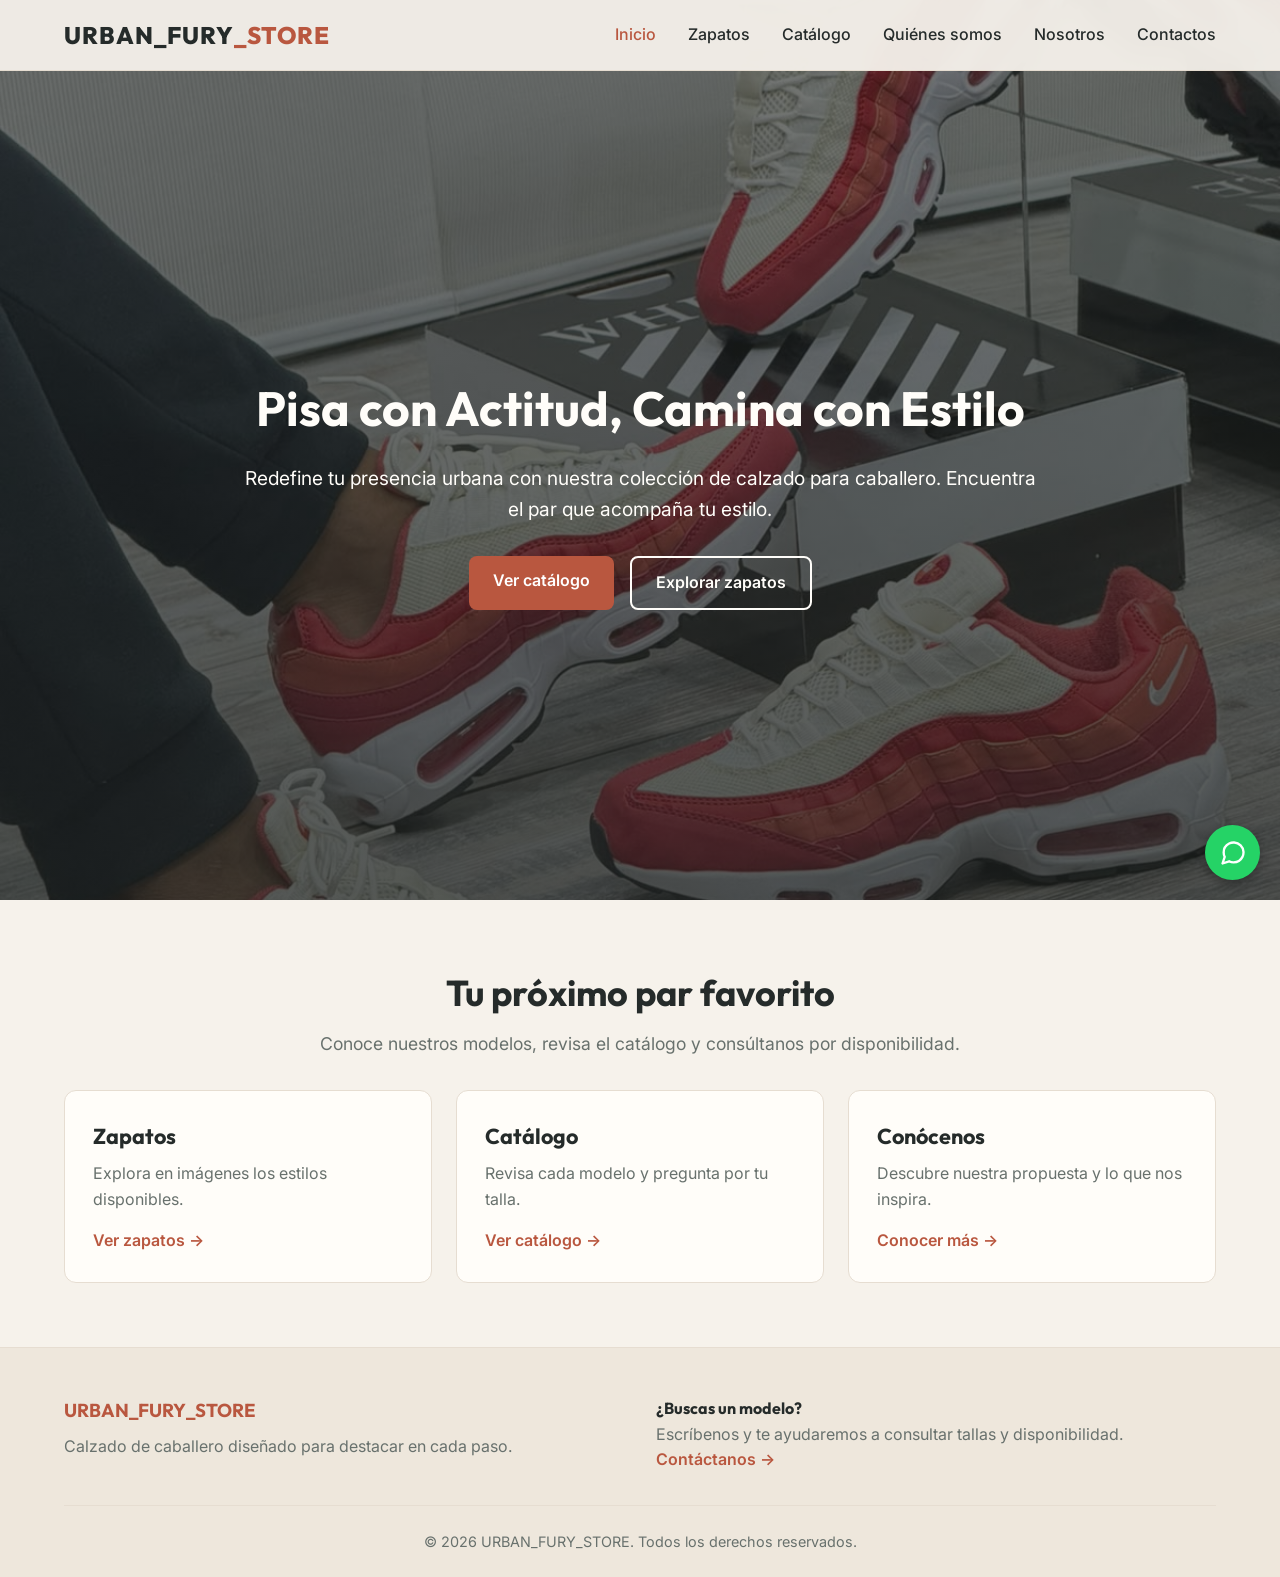
<file: index.html>
<!DOCTYPE html>
<html lang="es">
<head>
    <meta charset="UTF-8">
    <meta name="viewport" content="width=device-width, initial-scale=1.0">
    <title>Inicio | URBAN_FURY_STORE</title>
    <meta name="description" content="Descubre URBAN_FURY_STORE: calzado urbano para caballero, novedades y atención personalizada.">
    <link rel="preconnect" href="https://fonts.googleapis.com">
    <link rel="preconnect" href="https://fonts.gstatic.com" crossorigin>
    <link href="https://fonts.googleapis.com/css2?family=Inter:wght@300;400;500;600&family=Outfit:wght@500;700;800&display=swap" rel="stylesheet">
    <link rel="stylesheet" href="CSS/style.css">
</head>
<body>
    <header class="site-header">
        <div class="container nav-container">
            <a href="index.html" class="logo">URBAN_FURY<span>_STORE</span></a>
            <nav class="main-nav" id="mainNav" aria-label="Navegación principal">
                <ul>
                    <li><a href="index.html" aria-current="page">Inicio</a></li>
                    <li><a href="zapatos.html">Zapatos</a></li>
                    <li><a href="catalogo.html">Catálogo</a></li>
                    <li><a href="quienes-somos.html">Quiénes somos</a></li>
                    <li><a href="nosotros.html">Nosotros</a></li>
                    <li><a href="contacto.html">Contactos</a></li>
                </ul>
            </nav>
            <button class="menu-toggle" id="menuToggle" aria-label="Abrir menú" aria-expanded="false" aria-controls="mainNav">
                <span></span><span></span><span></span>
            </button>
        </div>
    </header>
    <main>
        <section class="hero">
            <div class="container hero-content">
                <h1>Pisa con Actitud, Camina con Estilo</h1>
                <p>Redefine tu presencia urbana con nuestra colección de calzado para caballero. Encuentra el par que acompaña tu estilo.</p>
                <div class="hero-buttons">
                    <a href="catalogo.html" class="btn btn-primary">Ver catálogo</a>
                    <a href="zapatos.html" class="btn btn-outline">Explorar zapatos</a>
                </div>
            </div>
        </section>
        <section class="section">
            <div class="container">
                <div class="section-header">
                    <h2>Tu próximo par favorito</h2>
                    <p>Conoce nuestros modelos, revisa el catálogo y consúltanos por disponibilidad.</p>
                </div>
                <div class="home-links">
                    <a class="home-link-card" href="zapatos.html"><h3>Zapatos</h3><p>Explora en imágenes los estilos disponibles.</p><span>Ver zapatos →</span></a>
                    <a class="home-link-card" href="catalogo.html"><h3>Catálogo</h3><p>Revisa cada modelo y pregunta por tu talla.</p><span>Ver catálogo →</span></a>
                    <a class="home-link-card" href="nosotros.html"><h3>Conócenos</h3><p>Descubre nuestra propuesta y lo que nos inspira.</p><span>Conocer más →</span></a>
                </div>
            </div>
        </section>
    </main>
    <footer class="site-footer">
        <div class="container footer-container">
            <div class="footer-brand"><h3>URBAN_FURY_STORE</h3><p>Calzado de caballero diseñado para destacar en cada paso.</p></div>
            <div class="footer-newsletter"><h4>¿Buscas un modelo?</h4><p>Escríbenos y te ayudaremos a consultar tallas y disponibilidad.</p><a class="text-link" href="contacto.html">Contáctanos →</a></div>
        </div>
        <div class="footer-bottom"><p>&copy; 2026 URBAN_FURY_STORE. Todos los derechos reservados.</p></div>
    </footer>
    <a href="https://wa.me/573227829996?text=Hola,%20deseo%20más%20información%20sobre%20los%20zapatos" class="whatsapp-float" target="_blank" rel="noopener" aria-label="Abrir WhatsApp">
        <svg viewBox="0 0 24 24" width="28" height="28" stroke="currentColor" stroke-width="2" fill="none" stroke-linecap="round" stroke-linejoin="round"><path d="M21 11.5a8.38 8.38 0 0 1-.9 3.8 8.5 8.5 0 0 1-7.6 4.7 8.38 8.38 0 0 1-3.8-.9L3 21l1.9-5.7a8.38 8.38 0 0 1-.9-3.8 8.5 8.5 0 0 1 4.7-7.6 8.38 8.38 0 0 1 3.8-.9h.5a8.48 8.48 0 0 1 8 8v.5z"></path></svg>
    </a>
    <script src="JavaScript/main.js"></script>
</body>
</html>
</file>
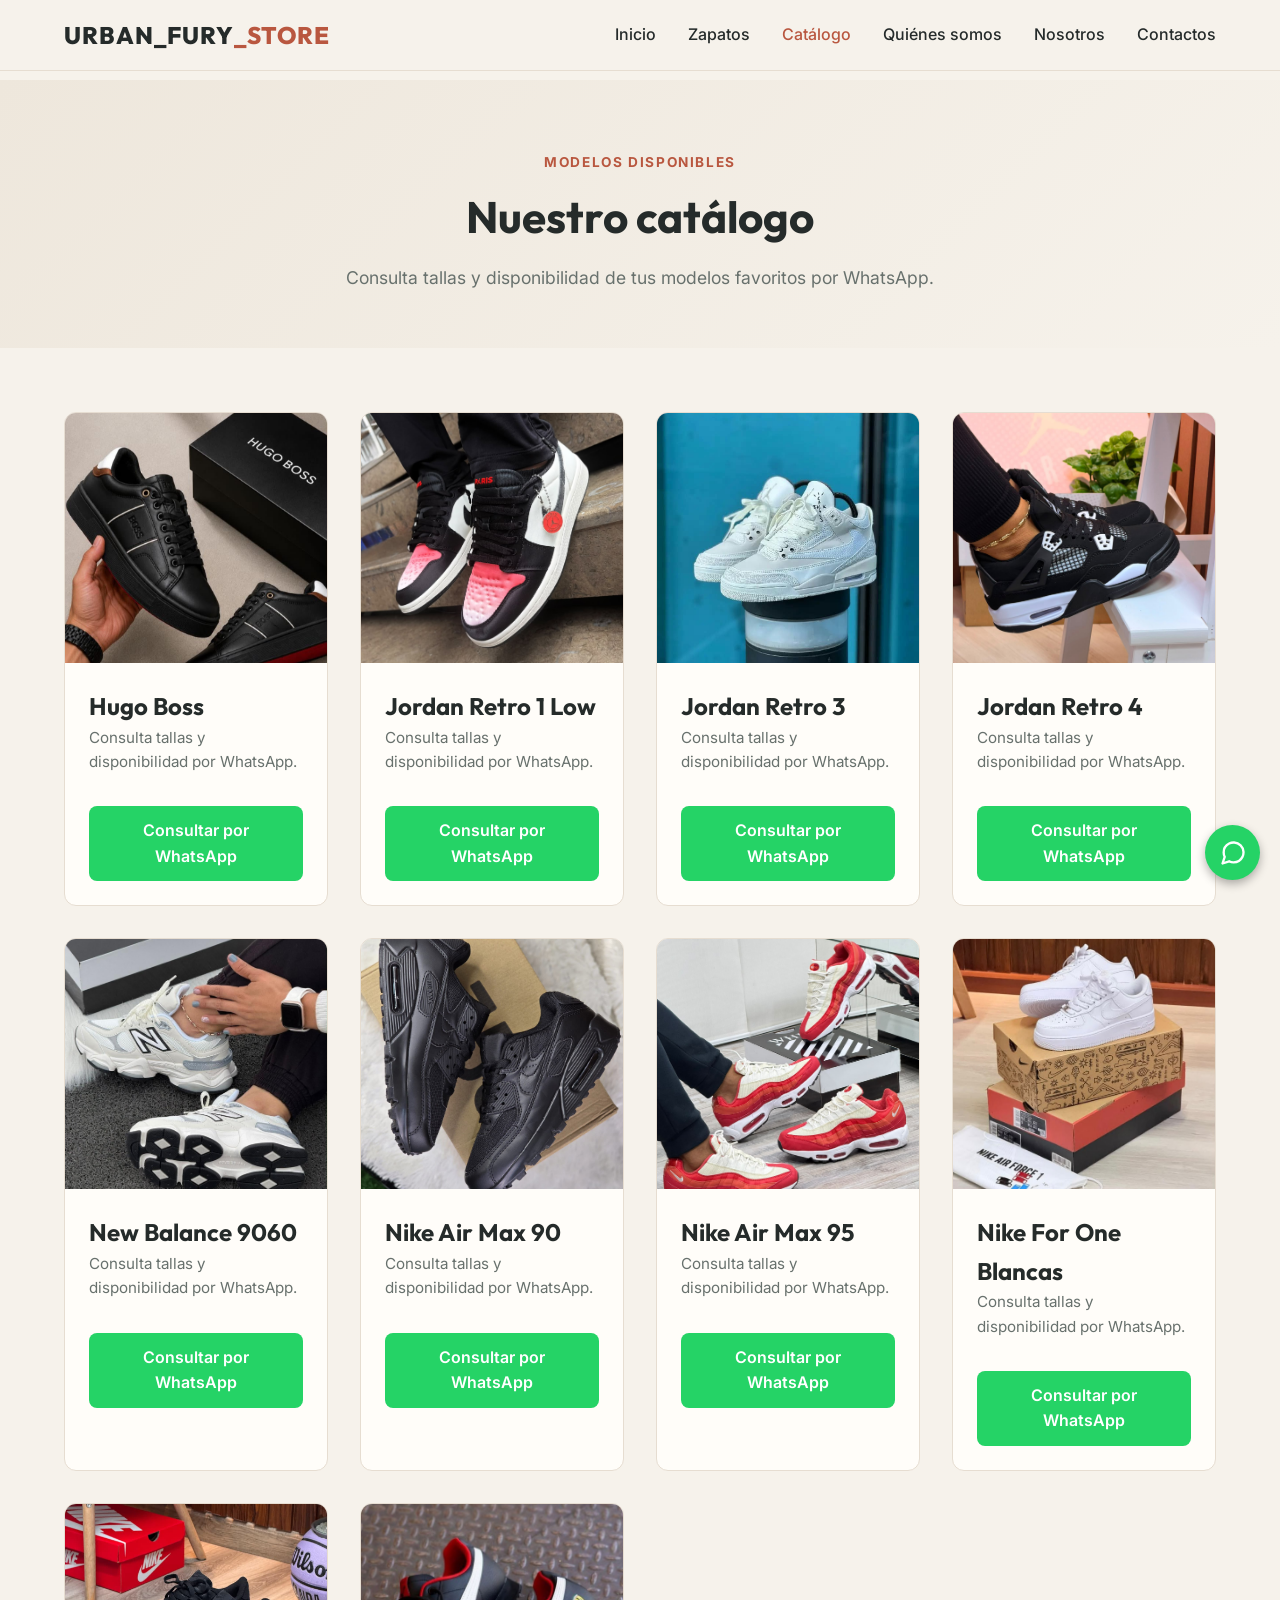
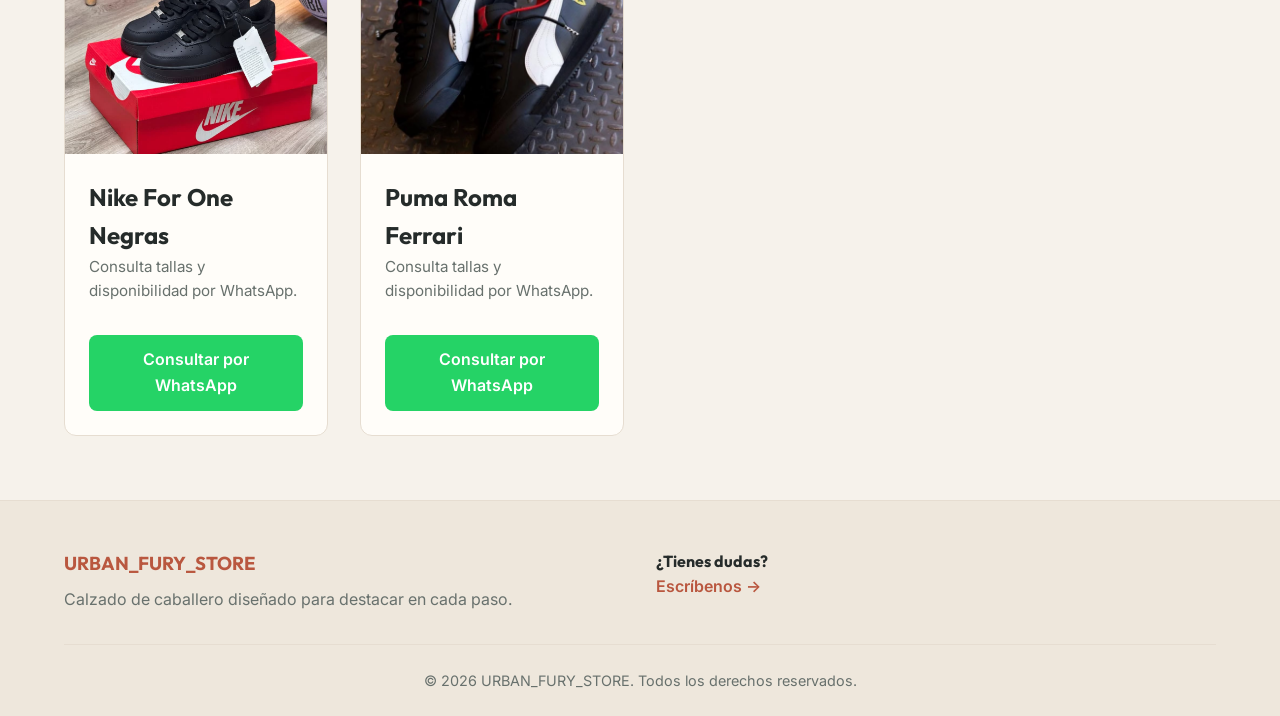
<file: catalogo.html>
<!DOCTYPE html>
<html lang="es">
<head>
    <meta charset="UTF-8"><meta name="viewport" content="width=device-width, initial-scale=1.0">
    <meta name="description" content="Consulta el catálogo de calzado de URBAN_FURY_STORE y pregunta por disponibilidad.">
    <title>Catálogo | URBAN_FURY_STORE</title>
    <link rel="preconnect" href="https://fonts.googleapis.com"><link rel="preconnect" href="https://fonts.gstatic.com" crossorigin>
    <link href="https://fonts.googleapis.com/css2?family=Inter:wght@300;400;500;600&family=Outfit:wght@500;700;800&display=swap" rel="stylesheet">
    <link rel="stylesheet" href="CSS/style.css">
</head>
<body>
    <header class="site-header"><div class="container nav-container">
        <a href="index.html" class="logo">URBAN_FURY<span>_STORE</span></a>
        <nav class="main-nav" id="mainNav" aria-label="Navegación principal"><ul>
            <li><a href="index.html">Inicio</a></li><li><a href="zapatos.html">Zapatos</a></li>
            <li><a href="catalogo.html" aria-current="page">Catálogo</a></li><li><a href="quienes-somos.html">Quiénes somos</a></li>
            <li><a href="nosotros.html">Nosotros</a></li><li><a href="contacto.html">Contactos</a></li>
        </ul></nav>
        <button class="menu-toggle" id="menuToggle" aria-label="Abrir menú" aria-expanded="false" aria-controls="mainNav"><span></span><span></span><span></span></button>
    </div></header>
    <main class="subpage-main">
        <section class="page-heading"><div class="container"><p class="eyebrow">Modelos disponibles</p><h1>Nuestro catálogo</h1><p>Consulta tallas y disponibilidad de tus modelos favoritos por WhatsApp.</p></div></section>
        <section class="section"><div class="container products-grid">
            <article class="product-card"><div class="product-image"><img src="IMG/HUGO BOSS.jpeg" alt="Hugo Boss" loading="lazy"></div><div class="product-info"><h2>Hugo Boss</h2><p class="desc">Consulta tallas y disponibilidad por WhatsApp.</p><a href="https://wa.me/573227829996?text=Hola,%20estoy%20interesado%20en%20Hugo%20Boss" target="_blank" rel="noopener" class="btn btn-whatsapp">Consultar por WhatsApp</a></div></article>
            <article class="product-card"><div class="product-image"><img src="IMG/JORDAN RETRO 1 LOW.jpeg" alt="Jordan Retro 1 Low" loading="lazy"></div><div class="product-info"><h2>Jordan Retro 1 Low</h2><p class="desc">Consulta tallas y disponibilidad por WhatsApp.</p><a href="https://wa.me/573227829996?text=Hola,%20estoy%20interesado%20en%20Jordan%20Retro%201%20Low" target="_blank" rel="noopener" class="btn btn-whatsapp">Consultar por WhatsApp</a></div></article>
            <article class="product-card"><div class="product-image"><img src="IMG/JORDAN RETRO 3.jpeg" alt="Jordan Retro 3" loading="lazy"></div><div class="product-info"><h2>Jordan Retro 3</h2><p class="desc">Consulta tallas y disponibilidad por WhatsApp.</p><a href="https://wa.me/573227829996?text=Hola,%20estoy%20interesado%20en%20Jordan%20Retro%203" target="_blank" rel="noopener" class="btn btn-whatsapp">Consultar por WhatsApp</a></div></article>
            <article class="product-card"><div class="product-image"><img src="IMG/JORDAN RETRO 4.jpeg" alt="Jordan Retro 4" loading="lazy"></div><div class="product-info"><h2>Jordan Retro 4</h2><p class="desc">Consulta tallas y disponibilidad por WhatsApp.</p><a href="https://wa.me/573227829996?text=Hola,%20estoy%20interesado%20en%20Jordan%20Retro%204" target="_blank" rel="noopener" class="btn btn-whatsapp">Consultar por WhatsApp</a></div></article>
            <article class="product-card"><div class="product-image"><img src="IMG/NEW BALANCE 9060.jpeg" alt="New Balance 9060" loading="lazy"></div><div class="product-info"><h2>New Balance 9060</h2><p class="desc">Consulta tallas y disponibilidad por WhatsApp.</p><a href="https://wa.me/573227829996?text=Hola,%20estoy%20interesado%20en%20New%20Balance%209060" target="_blank" rel="noopener" class="btn btn-whatsapp">Consultar por WhatsApp</a></div></article>
            <article class="product-card"><div class="product-image"><img src="IMG/NIKE AIR MAX 90.jpeg" alt="Nike Air Max 90" loading="lazy"></div><div class="product-info"><h2>Nike Air Max 90</h2><p class="desc">Consulta tallas y disponibilidad por WhatsApp.</p><a href="https://wa.me/573227829996?text=Hola,%20estoy%20interesado%20en%20Nike%20Air%20Max%2090" target="_blank" rel="noopener" class="btn btn-whatsapp">Consultar por WhatsApp</a></div></article>
            <article class="product-card"><div class="product-image"><img src="IMG/NIKE AIR MAX 95.jpeg" alt="Nike Air Max 95" loading="lazy"></div><div class="product-info"><h2>Nike Air Max 95</h2><p class="desc">Consulta tallas y disponibilidad por WhatsApp.</p><a href="https://wa.me/573227829996?text=Hola,%20estoy%20interesado%20en%20Nike%20Air%20Max%2095" target="_blank" rel="noopener" class="btn btn-whatsapp">Consultar por WhatsApp</a></div></article>
            <article class="product-card"><div class="product-image"><img src="IMG/NIKE FOR ONE BLANCAS.jpeg" alt="Nike For One Blancas" loading="lazy"></div><div class="product-info"><h2>Nike For One Blancas</h2><p class="desc">Consulta tallas y disponibilidad por WhatsApp.</p><a href="https://wa.me/573227829996?text=Hola,%20estoy%20interesado%20en%20Nike%20For%20One%20Blancas" target="_blank" rel="noopener" class="btn btn-whatsapp">Consultar por WhatsApp</a></div></article>
            <article class="product-card"><div class="product-image"><img src="IMG/NIKE FOR ONE NEGRAS.jpeg" alt="Nike For One Negras" loading="lazy"></div><div class="product-info"><h2>Nike For One Negras</h2><p class="desc">Consulta tallas y disponibilidad por WhatsApp.</p><a href="https://wa.me/573227829996?text=Hola,%20estoy%20interesado%20en%20Nike%20For%20One%20Negras" target="_blank" rel="noopener" class="btn btn-whatsapp">Consultar por WhatsApp</a></div></article>
            <article class="product-card"><div class="product-image"><img src="IMG/PUMA ROMA FERRARI.jpeg" alt="Puma Roma Ferrari" loading="lazy"></div><div class="product-info"><h2>Puma Roma Ferrari</h2><p class="desc">Consulta tallas y disponibilidad por WhatsApp.</p><a href="https://wa.me/573227829996?text=Hola,%20estoy%20interesado%20en%20Puma%20Roma%20Ferrari" target="_blank" rel="noopener" class="btn btn-whatsapp">Consultar por WhatsApp</a></div></article>
        </div></section>
    </main>
    <footer class="site-footer"><div class="container footer-container"><div class="footer-brand"><h3>URBAN_FURY_STORE</h3><p>Calzado de caballero diseñado para destacar en cada paso.</p></div><div class="footer-newsletter"><h4>¿Tienes dudas?</h4><a class="text-link" href="contacto.html">Escríbenos →</a></div></div><div class="footer-bottom"><p>&copy; 2026 URBAN_FURY_STORE. Todos los derechos reservados.</p></div></footer>
    <a href="https://wa.me/573227829996?text=Hola,%20quiero%20consultar%20sobre%20el%20catálogo" class="whatsapp-float" target="_blank" rel="noopener" aria-label="Abrir WhatsApp"><svg viewBox="0 0 24 24" width="28" height="28" stroke="currentColor" stroke-width="2" fill="none" stroke-linecap="round" stroke-linejoin="round"><path d="M21 11.5a8.38 8.38 0 0 1-.9 3.8 8.5 8.5 0 0 1-7.6 4.7 8.38 8.38 0 0 1-3.8-.9L3 21l1.9-5.7a8.38 8.38 0 0 1-.9-3.8 8.5 8.5 0 0 1 4.7-7.6 8.38 8.38 0 0 1 3.8-.9h.5a8.48 8.48 0 0 1 8 8v.5z"></path></svg></a>
    <script src="JavaScript/main.js"></script>
</body>
</html>
</file>
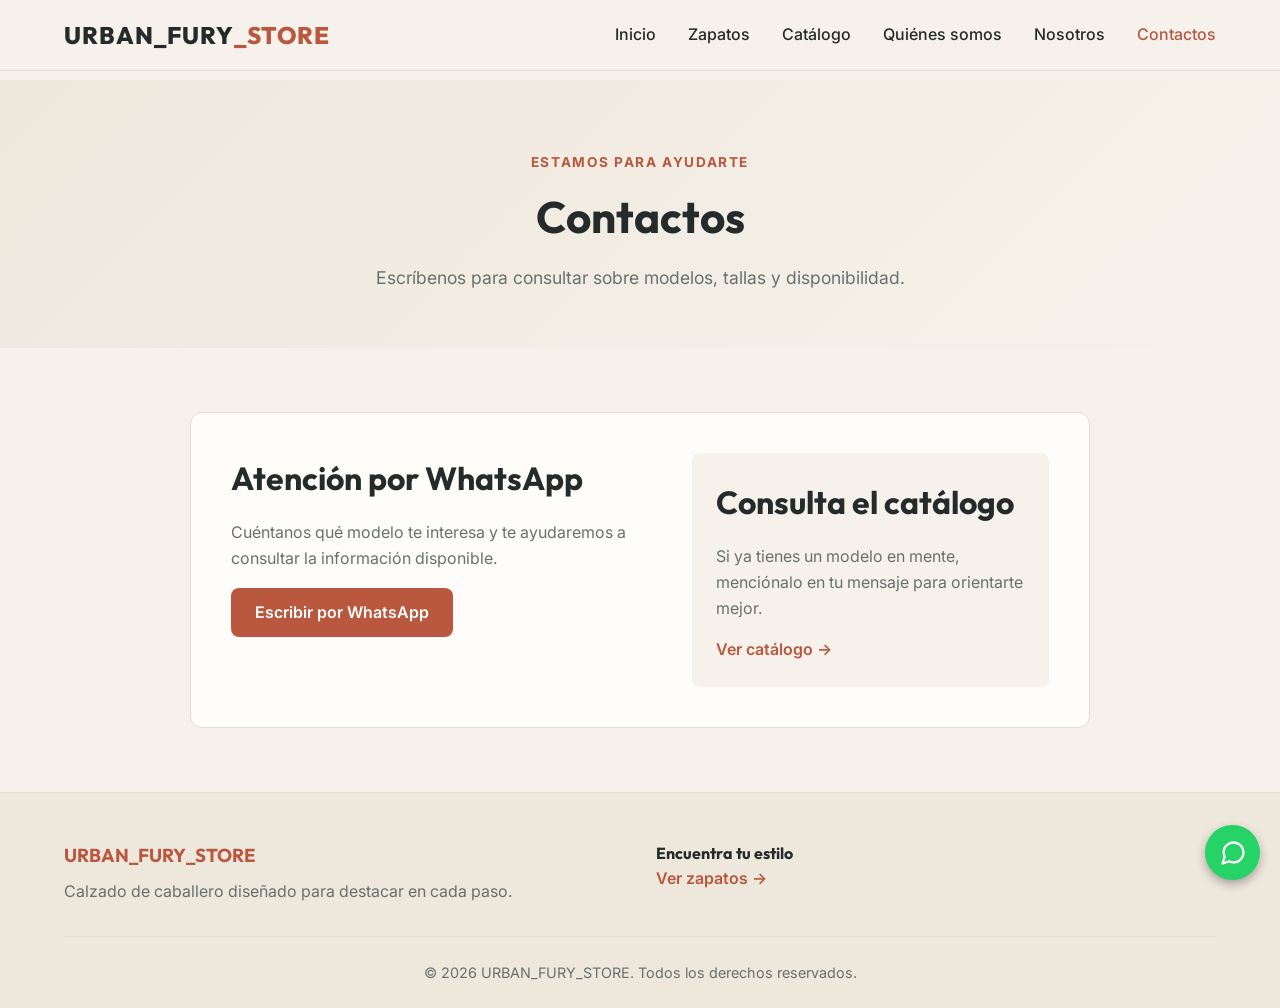
<file: contacto.html>
<!DOCTYPE html>
<html lang="es">
<head>
    <meta charset="UTF-8"><meta name="viewport" content="width=device-width, initial-scale=1.0">
    <meta name="description" content="Contacta con URBAN_FURY_STORE para consultar modelos, tallas y disponibilidad.">
    <title>Contactos | URBAN_FURY_STORE</title>
    <link rel="preconnect" href="https://fonts.googleapis.com"><link rel="preconnect" href="https://fonts.gstatic.com" crossorigin>
    <link href="https://fonts.googleapis.com/css2?family=Inter:wght@300;400;500;600&family=Outfit:wght@500;700;800&display=swap" rel="stylesheet">
    <link rel="stylesheet" href="CSS/style.css">
</head>
<body>
    <header class="site-header"><div class="container nav-container">
        <a href="index.html" class="logo">URBAN_FURY<span>_STORE</span></a>
        <nav class="main-nav" id="mainNav" aria-label="Navegación principal"><ul>
            <li><a href="index.html">Inicio</a></li><li><a href="zapatos.html">Zapatos</a></li><li><a href="catalogo.html">Catálogo</a></li>
            <li><a href="quienes-somos.html">Quiénes somos</a></li><li><a href="nosotros.html">Nosotros</a></li><li><a href="contacto.html" aria-current="page">Contactos</a></li>
        </ul></nav>
        <button class="menu-toggle" id="menuToggle" aria-label="Abrir menú" aria-expanded="false" aria-controls="mainNav"><span></span><span></span><span></span></button>
    </div></header>
    <main class="subpage-main">
        <section class="page-heading"><div class="container"><p class="eyebrow">Estamos para ayudarte</p><h1>Contactos</h1><p>Escríbenos para consultar sobre modelos, tallas y disponibilidad.</p></div></section>
        <section class="section"><div class="container contact-panel">
            <div class="contact-copy"><h2>Atención por WhatsApp</h2><p>Cuéntanos qué modelo te interesa y te ayudaremos a consultar la información disponible.</p><a class="btn btn-primary" href="https://wa.me/573227829996?text=Hola,%20quiero%20consultar%20sobre%20el%20catálogo%20de%20URBAN_FURY_STORE" target="_blank" rel="noopener">Escribir por WhatsApp</a></div>
            <div class="contact-detail"><h2>Consulta el catálogo</h2><p>Si ya tienes un modelo en mente, menciónalo en tu mensaje para orientarte mejor.</p><a class="text-link" href="catalogo.html">Ver catálogo →</a></div>
        </div></section>
    </main>
    <footer class="site-footer"><div class="container footer-container"><div class="footer-brand"><h3>URBAN_FURY_STORE</h3><p>Calzado de caballero diseñado para destacar en cada paso.</p></div><div class="footer-newsletter"><h4>Encuentra tu estilo</h4><a class="text-link" href="zapatos.html">Ver zapatos →</a></div></div><div class="footer-bottom"><p>&copy; 2026 URBAN_FURY_STORE. Todos los derechos reservados.</p></div></footer>
    <a href="https://wa.me/573227829996?text=Hola,%20quiero%20consultar%20sobre%20el%20catálogo%20de%20URBAN_FURY_STORE" class="whatsapp-float" target="_blank" rel="noopener" aria-label="Abrir WhatsApp"><svg viewBox="0 0 24 24" width="28" height="28" stroke="currentColor" stroke-width="2" fill="none" stroke-linecap="round" stroke-linejoin="round"><path d="M21 11.5a8.38 8.38 0 0 1-.9 3.8 8.5 8.5 0 0 1-7.6 4.7 8.38 8.38 0 0 1-3.8-.9L3 21l1.9-5.7a8.38 8.38 0 0 1-.9-3.8 8.5 8.5 0 0 1 4.7-7.6 8.38 8.38 0 0 1 3.8-.9h.5a8.48 8.48 0 0 1 8 8v.5z"></path></svg></a>
    <script src="JavaScript/main.js"></script>
</body>
</html>
</file>
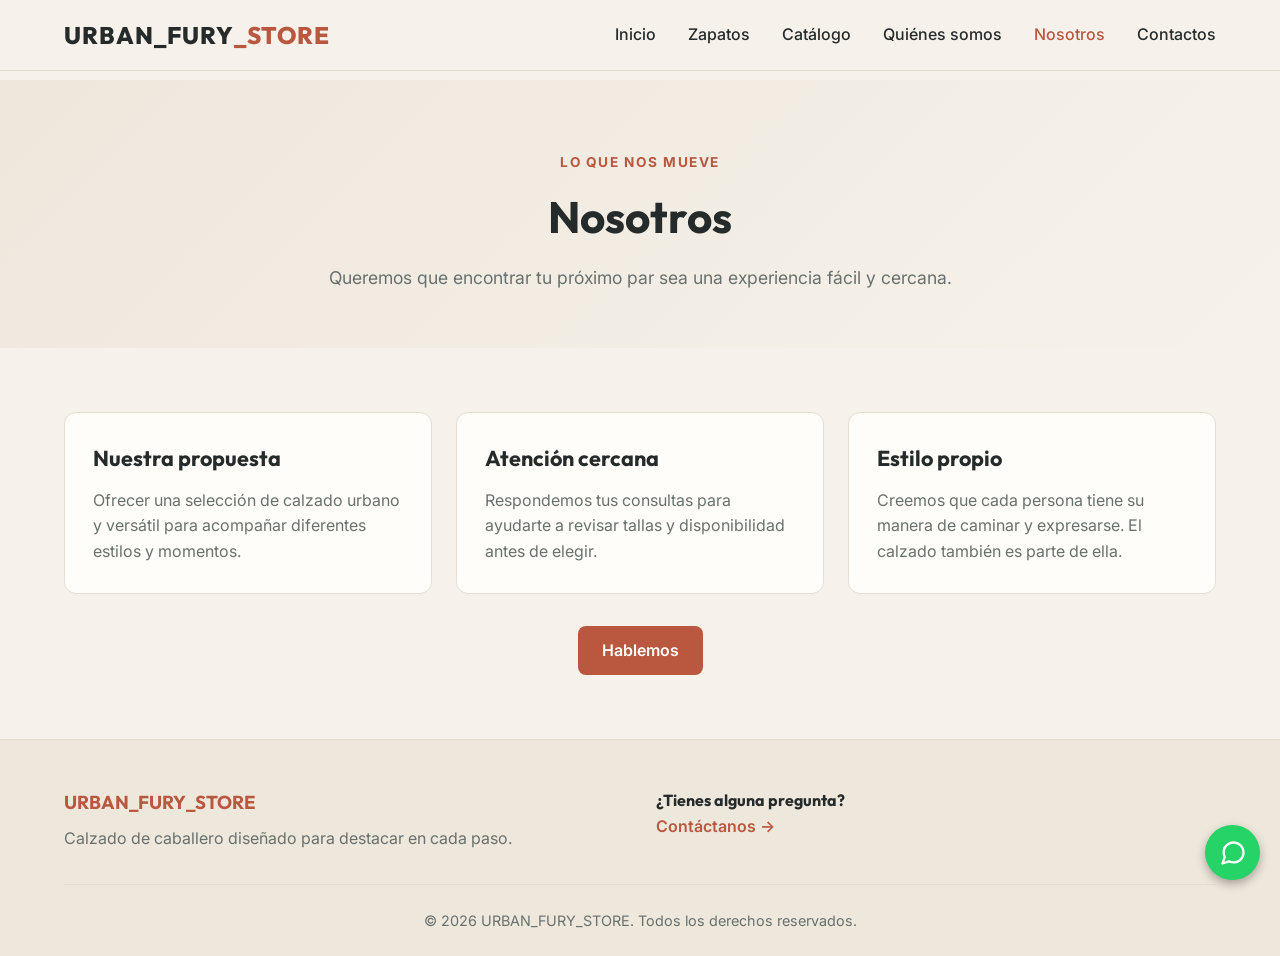
<file: nosotros.html>
<!DOCTYPE html>
<html lang="es">
<head>
    <meta charset="UTF-8"><meta name="viewport" content="width=device-width, initial-scale=1.0">
    <meta name="description" content="Conoce la propuesta, el compromiso y la atención de URBAN_FURY_STORE.">
    <title>Nosotros | URBAN_FURY_STORE</title>
    <link rel="preconnect" href="https://fonts.googleapis.com"><link rel="preconnect" href="https://fonts.gstatic.com" crossorigin>
    <link href="https://fonts.googleapis.com/css2?family=Inter:wght@300;400;500;600&family=Outfit:wght@500;700;800&display=swap" rel="stylesheet">
    <link rel="stylesheet" href="CSS/style.css">
</head>
<body>
    <header class="site-header"><div class="container nav-container">
        <a href="index.html" class="logo">URBAN_FURY<span>_STORE</span></a>
        <nav class="main-nav" id="mainNav" aria-label="Navegación principal"><ul>
            <li><a href="index.html">Inicio</a></li><li><a href="zapatos.html">Zapatos</a></li><li><a href="catalogo.html">Catálogo</a></li>
            <li><a href="quienes-somos.html">Quiénes somos</a></li><li><a href="nosotros.html" aria-current="page">Nosotros</a></li><li><a href="contacto.html">Contactos</a></li>
        </ul></nav>
        <button class="menu-toggle" id="menuToggle" aria-label="Abrir menú" aria-expanded="false" aria-controls="mainNav"><span></span><span></span><span></span></button>
    </div></header>
    <main class="subpage-main">
        <section class="page-heading"><div class="container"><p class="eyebrow">Lo que nos mueve</p><h1>Nosotros</h1><p>Queremos que encontrar tu próximo par sea una experiencia fácil y cercana.</p></div></section>
        <section class="section"><div class="container">
            <div class="values-grid">
                <article class="value-card"><h2>Nuestra propuesta</h2><p>Ofrecer una selección de calzado urbano y versátil para acompañar diferentes estilos y momentos.</p></article>
                <article class="value-card"><h2>Atención cercana</h2><p>Respondemos tus consultas para ayudarte a revisar tallas y disponibilidad antes de elegir.</p></article>
                <article class="value-card"><h2>Estilo propio</h2><p>Creemos que cada persona tiene su manera de caminar y expresarse. El calzado también es parte de ella.</p></article>
            </div>
            <div class="page-cta"><a class="btn btn-primary" href="contacto.html">Hablemos</a></div>
        </div></section>
    </main>
    <footer class="site-footer"><div class="container footer-container"><div class="footer-brand"><h3>URBAN_FURY_STORE</h3><p>Calzado de caballero diseñado para destacar en cada paso.</p></div><div class="footer-newsletter"><h4>¿Tienes alguna pregunta?</h4><a class="text-link" href="contacto.html">Contáctanos →</a></div></div><div class="footer-bottom"><p>&copy; 2026 URBAN_FURY_STORE. Todos los derechos reservados.</p></div></footer>
    <a href="https://wa.me/573227829996?text=Hola,%20quiero%20conocer%20más%20sobre%20URBAN_FURY_STORE" class="whatsapp-float" target="_blank" rel="noopener" aria-label="Abrir WhatsApp"><svg viewBox="0 0 24 24" width="28" height="28" stroke="currentColor" stroke-width="2" fill="none" stroke-linecap="round" stroke-linejoin="round"><path d="M21 11.5a8.38 8.38 0 0 1-.9 3.8 8.5 8.5 0 0 1-7.6 4.7 8.38 8.38 0 0 1-3.8-.9L3 21l1.9-5.7a8.38 8.38 0 0 1-.9-3.8 8.5 8.5 0 0 1 4.7-7.6 8.38 8.38 0 0 1 3.8-.9h.5a8.48 8.48 0 0 1 8 8v.5z"></path></svg></a>
    <script src="JavaScript/main.js"></script>
</body>
</html>
</file>
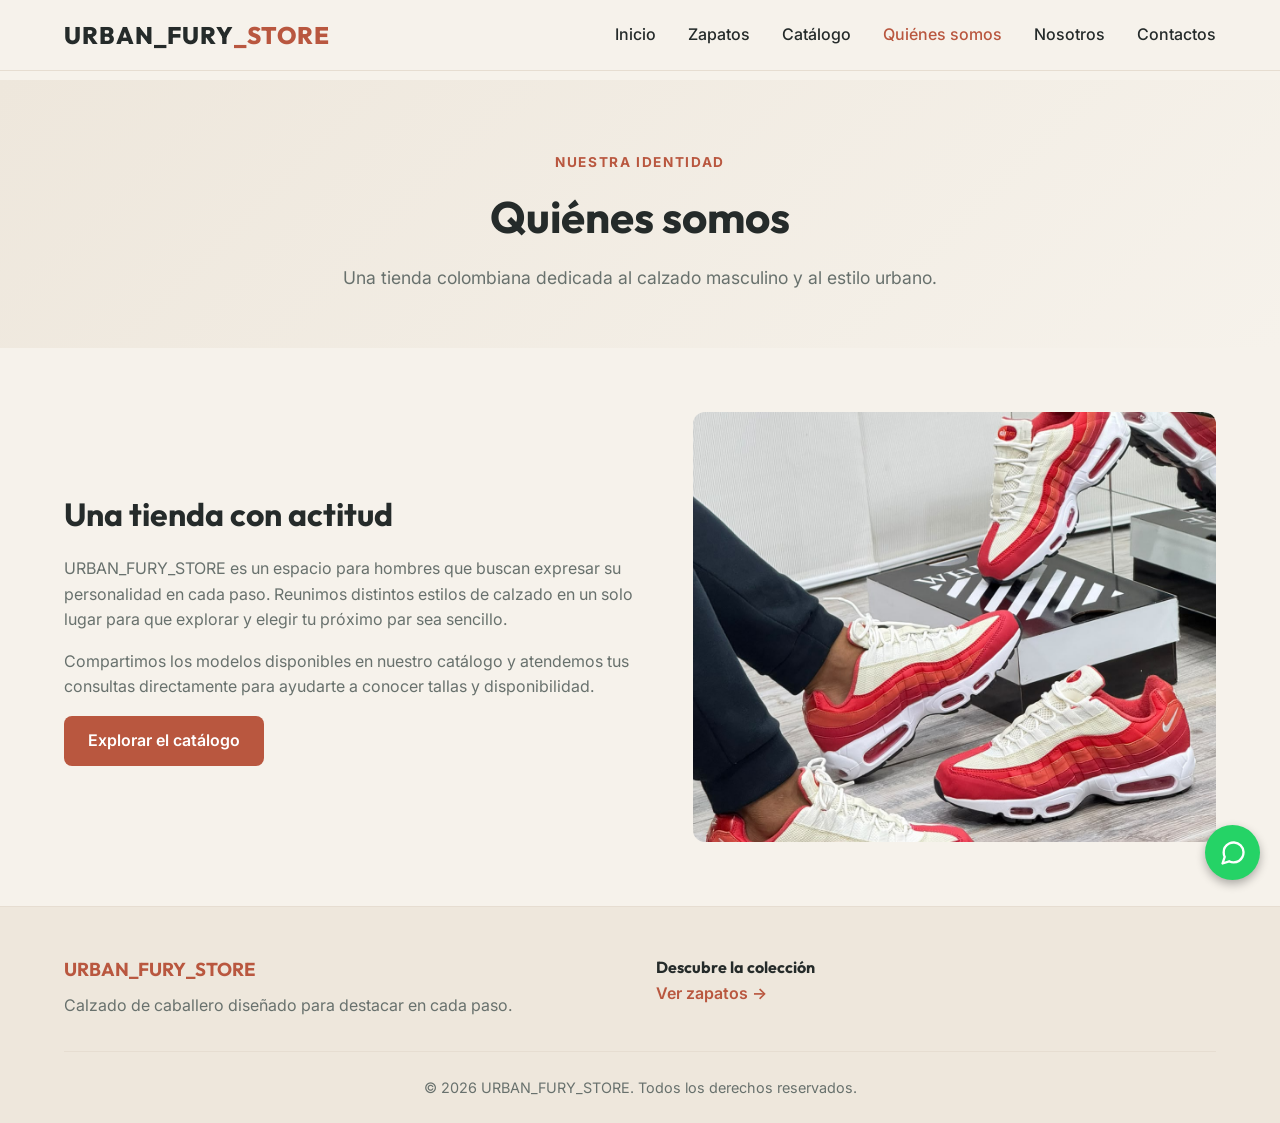
<file: quienes-somos.html>
<!DOCTYPE html>
<html lang="es">
<head>
    <meta charset="UTF-8"><meta name="viewport" content="width=device-width, initial-scale=1.0">
    <meta name="description" content="Conoce la identidad y la historia de URBAN_FURY_STORE.">
    <title>Quiénes somos | URBAN_FURY_STORE</title>
    <link rel="preconnect" href="https://fonts.googleapis.com"><link rel="preconnect" href="https://fonts.gstatic.com" crossorigin>
    <link href="https://fonts.googleapis.com/css2?family=Inter:wght@300;400;500;600&family=Outfit:wght@500;700;800&display=swap" rel="stylesheet">
    <link rel="stylesheet" href="CSS/style.css">
</head>
<body>
    <header class="site-header"><div class="container nav-container">
        <a href="index.html" class="logo">URBAN_FURY<span>_STORE</span></a>
        <nav class="main-nav" id="mainNav" aria-label="Navegación principal"><ul>
            <li><a href="index.html">Inicio</a></li><li><a href="zapatos.html">Zapatos</a></li><li><a href="catalogo.html">Catálogo</a></li>
            <li><a href="quienes-somos.html" aria-current="page">Quiénes somos</a></li><li><a href="nosotros.html">Nosotros</a></li><li><a href="contacto.html">Contactos</a></li>
        </ul></nav>
        <button class="menu-toggle" id="menuToggle" aria-label="Abrir menú" aria-expanded="false" aria-controls="mainNav"><span></span><span></span><span></span></button>
    </div></header>
    <main class="subpage-main">
        <section class="page-heading"><div class="container"><p class="eyebrow">Nuestra identidad</p><h1>Quiénes somos</h1><p>Una tienda colombiana dedicada al calzado masculino y al estilo urbano.</p></div></section>
        <section class="section"><div class="container story-layout">
            <div class="story-copy"><h2>Una tienda con actitud</h2><p>URBAN_FURY_STORE es un espacio para hombres que buscan expresar su personalidad en cada paso. Reunimos distintos estilos de calzado en un solo lugar para que explorar y elegir tu próximo par sea sencillo.</p><p>Compartimos los modelos disponibles en nuestro catálogo y atendemos tus consultas directamente para ayudarte a conocer tallas y disponibilidad.</p><a class="btn btn-primary" href="catalogo.html">Explorar el catálogo</a></div>
            <img class="story-image" src="IMG/NIKE AIR MAX 95.jpeg" alt="Un modelo de estilo urbano de nuestra colección" loading="lazy">
        </div></section>
    </main>
    <footer class="site-footer"><div class="container footer-container"><div class="footer-brand"><h3>URBAN_FURY_STORE</h3><p>Calzado de caballero diseñado para destacar en cada paso.</p></div><div class="footer-newsletter"><h4>Descubre la colección</h4><a class="text-link" href="zapatos.html">Ver zapatos →</a></div></div><div class="footer-bottom"><p>&copy; 2026 URBAN_FURY_STORE. Todos los derechos reservados.</p></div></footer>
    <a href="https://wa.me/573227829996?text=Hola,%20quiero%20conocer%20más%20sobre%20URBAN_FURY_STORE" class="whatsapp-float" target="_blank" rel="noopener" aria-label="Abrir WhatsApp"><svg viewBox="0 0 24 24" width="28" height="28" stroke="currentColor" stroke-width="2" fill="none" stroke-linecap="round" stroke-linejoin="round"><path d="M21 11.5a8.38 8.38 0 0 1-.9 3.8 8.5 8.5 0 0 1-7.6 4.7 8.38 8.38 0 0 1-3.8-.9L3 21l1.9-5.7a8.38 8.38 0 0 1-.9-3.8 8.5 8.5 0 0 1 4.7-7.6 8.38 8.38 0 0 1 3.8-.9h.5a8.48 8.48 0 0 1 8 8v.5z"></path></svg></a>
    <script src="JavaScript/main.js"></script>
</body>
</html>
</file>
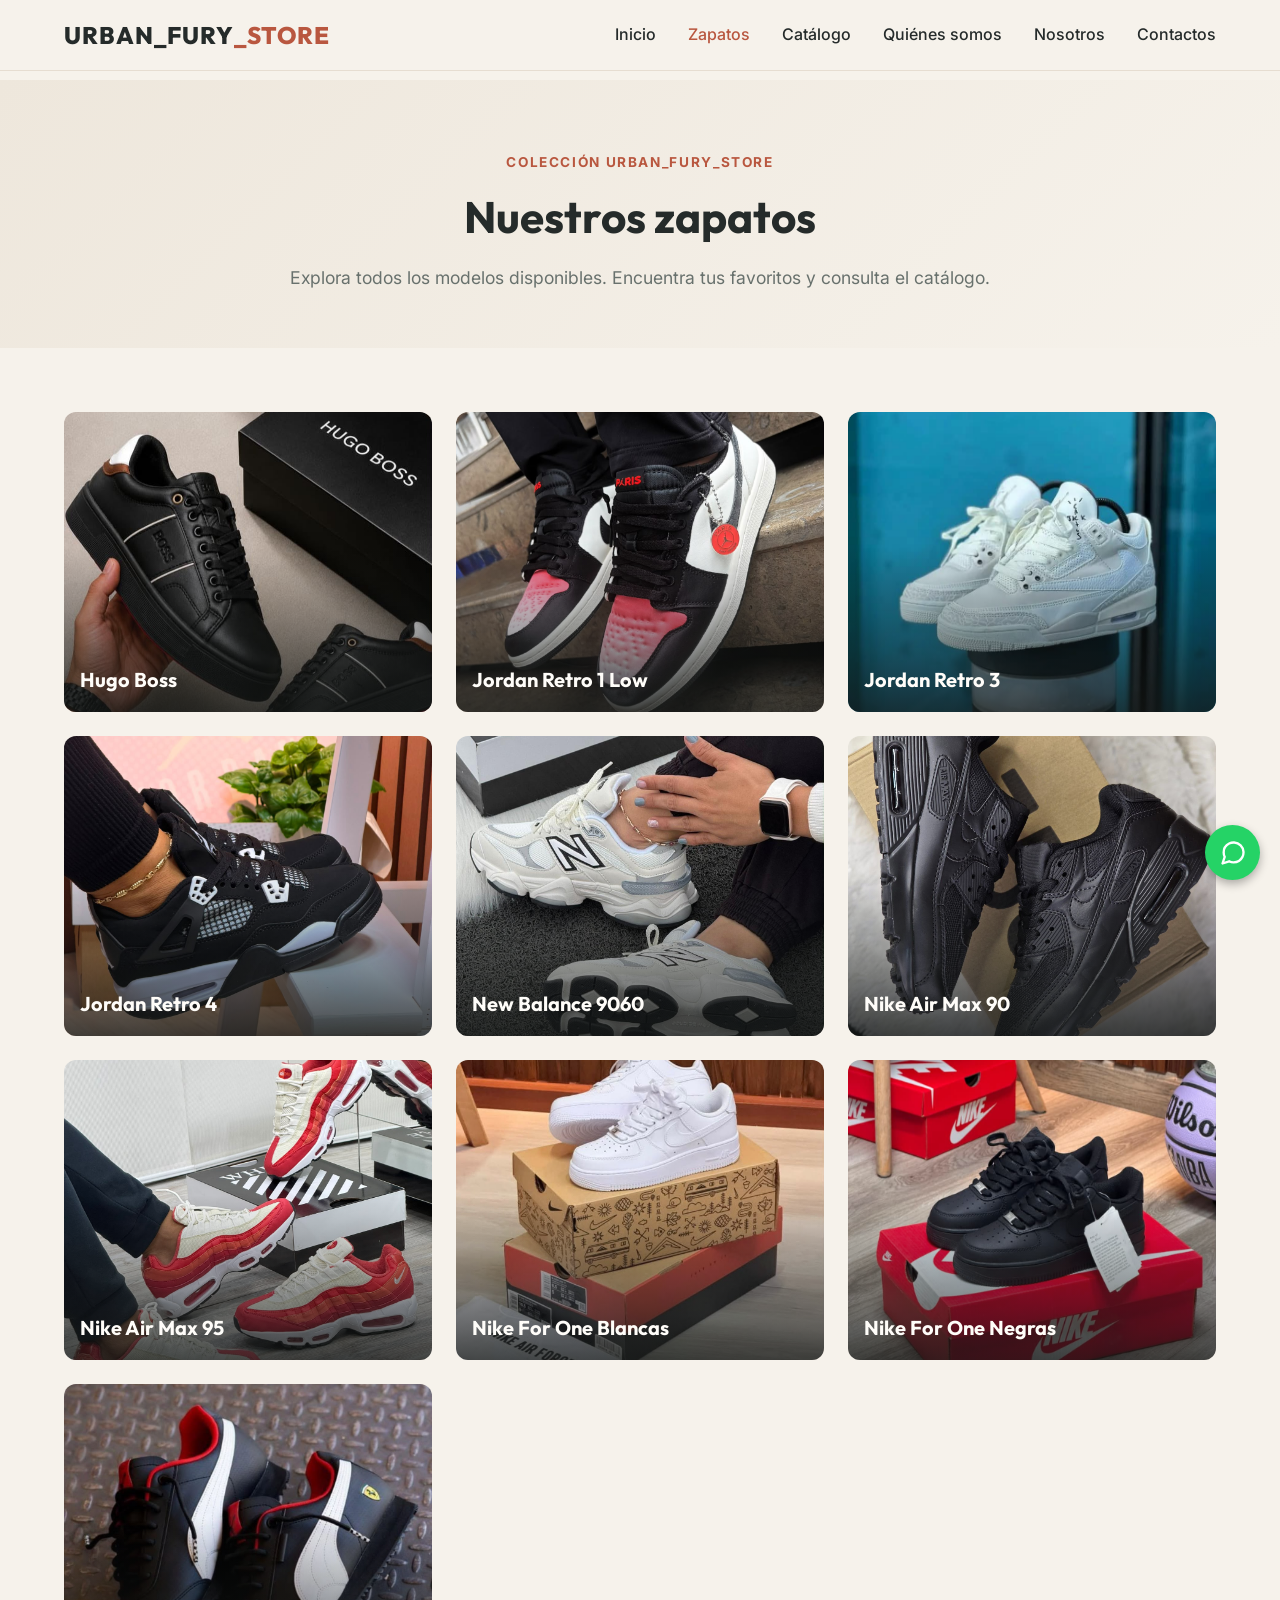
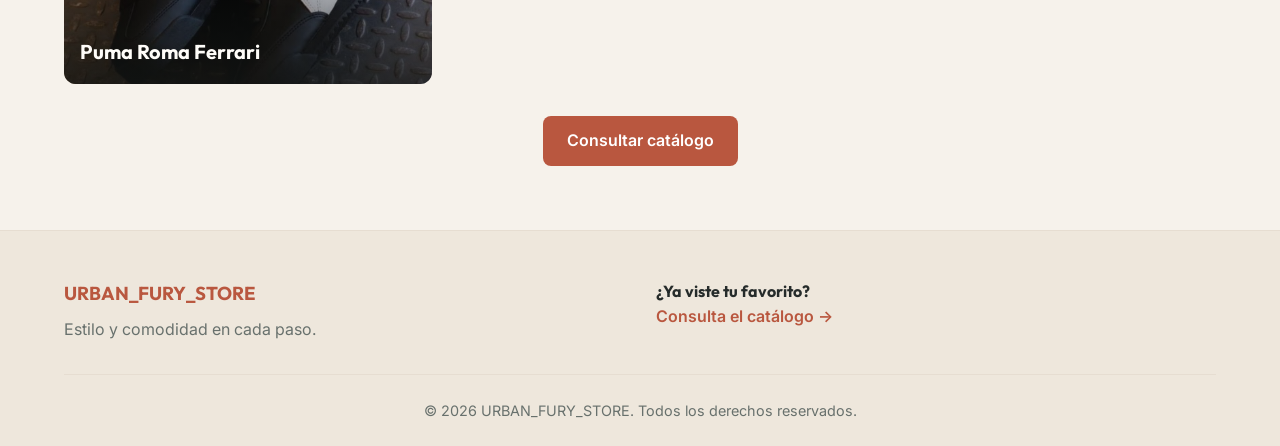
<file: zapatos.html>
<!DOCTYPE html>
<html lang="es">
<head>
    <meta charset="UTF-8"><meta name="viewport" content="width=device-width, initial-scale=1.0">
    <meta name="description" content="Mira en imágenes los zapatos disponibles en URBAN_FURY_STORE.">
    <title>Zapatos | URBAN_FURY_STORE</title>
    <link rel="preconnect" href="https://fonts.googleapis.com"><link rel="preconnect" href="https://fonts.gstatic.com" crossorigin>
    <link href="https://fonts.googleapis.com/css2?family=Inter:wght@300;400;500;600&family=Outfit:wght@500;700;800&display=swap" rel="stylesheet">
    <link rel="stylesheet" href="CSS/style.css">
</head>
<body>
    <header class="site-header"><div class="container nav-container">
        <a href="index.html" class="logo">URBAN_FURY<span>_STORE</span></a>
        <nav class="main-nav" id="mainNav" aria-label="Navegación principal"><ul>
            <li><a href="index.html">Inicio</a></li><li><a href="zapatos.html" aria-current="page">Zapatos</a></li>
            <li><a href="catalogo.html">Catálogo</a></li><li><a href="quienes-somos.html">Quiénes somos</a></li>
            <li><a href="nosotros.html">Nosotros</a></li><li><a href="contacto.html">Contactos</a></li>
        </ul></nav>
        <button class="menu-toggle" id="menuToggle" aria-label="Abrir menú" aria-expanded="false" aria-controls="mainNav"><span></span><span></span><span></span></button>
    </div></header>
    <main class="subpage-main">
        <section class="page-heading"><div class="container"><p class="eyebrow">Colección URBAN_FURY_STORE</p><h1>Nuestros zapatos</h1><p>Explora todos los modelos disponibles. Encuentra tus favoritos y consulta el catálogo.</p></div></section>
        <section class="section"><div class="container">
            <div class="gallery-grid">
                <a class="gallery-item" href="catalogo.html" aria-label="Hugo Boss, ver catálogo"><img src="IMG/HUGO BOSS.jpeg" alt="Hugo Boss" loading="lazy"><span>Hugo Boss</span></a>
                <a class="gallery-item" href="catalogo.html" aria-label="Jordan Retro 1 Low, ver catálogo"><img src="IMG/JORDAN RETRO 1 LOW.jpeg" alt="Jordan Retro 1 Low" loading="lazy"><span>Jordan Retro 1 Low</span></a>
                <a class="gallery-item" href="catalogo.html" aria-label="Jordan Retro 3, ver catálogo"><img src="IMG/JORDAN RETRO 3.jpeg" alt="Jordan Retro 3" loading="lazy"><span>Jordan Retro 3</span></a>
                <a class="gallery-item" href="catalogo.html" aria-label="Jordan Retro 4, ver catálogo"><img src="IMG/JORDAN RETRO 4.jpeg" alt="Jordan Retro 4" loading="lazy"><span>Jordan Retro 4</span></a>
                <a class="gallery-item" href="catalogo.html" aria-label="New Balance 9060, ver catálogo"><img src="IMG/NEW BALANCE 9060.jpeg" alt="New Balance 9060" loading="lazy"><span>New Balance 9060</span></a>
                <a class="gallery-item" href="catalogo.html" aria-label="Nike Air Max 90, ver catálogo"><img src="IMG/NIKE AIR MAX 90.jpeg" alt="Nike Air Max 90" loading="lazy"><span>Nike Air Max 90</span></a>
                <a class="gallery-item" href="catalogo.html" aria-label="Nike Air Max 95, ver catálogo"><img src="IMG/NIKE AIR MAX 95.jpeg" alt="Nike Air Max 95" loading="lazy"><span>Nike Air Max 95</span></a>
                <a class="gallery-item" href="catalogo.html" aria-label="Nike For One Blancas, ver catálogo"><img src="IMG/NIKE FOR ONE BLANCAS.jpeg" alt="Nike For One Blancas" loading="lazy"><span>Nike For One Blancas</span></a>
                <a class="gallery-item" href="catalogo.html" aria-label="Nike For One Negras, ver catálogo"><img src="IMG/NIKE FOR ONE NEGRAS.jpeg" alt="Nike For One Negras" loading="lazy"><span>Nike For One Negras</span></a>
                <a class="gallery-item" href="catalogo.html" aria-label="Puma Roma Ferrari, ver catálogo"><img src="IMG/PUMA ROMA FERRARI.jpeg" alt="Puma Roma Ferrari" loading="lazy"><span>Puma Roma Ferrari</span></a>
            </div>
            <div class="page-cta"><a class="btn btn-primary" href="catalogo.html">Consultar catálogo</a></div>
        </div></section>
    </main>
    <footer class="site-footer"><div class="container footer-container"><div class="footer-brand"><h3>URBAN_FURY_STORE</h3><p>Estilo y comodidad en cada paso.</p></div><div class="footer-newsletter"><h4>¿Ya viste tu favorito?</h4><a class="text-link" href="catalogo.html">Consulta el catálogo →</a></div></div><div class="footer-bottom"><p>&copy; 2026 URBAN_FURY_STORE. Todos los derechos reservados.</p></div></footer>
    <a href="https://wa.me/573227829996?text=Hola,%20quiero%20consultar%20sobre%20los%20zapatos" class="whatsapp-float" target="_blank" rel="noopener" aria-label="Abrir WhatsApp"><svg viewBox="0 0 24 24" width="28" height="28" stroke="currentColor" stroke-width="2" fill="none" stroke-linecap="round" stroke-linejoin="round"><path d="M21 11.5a8.38 8.38 0 0 1-.9 3.8 8.5 8.5 0 0 1-7.6 4.7 8.38 8.38 0 0 1-3.8-.9L3 21l1.9-5.7a8.38 8.38 0 0 1-.9-3.8 8.5 8.5 0 0 1 4.7-7.6 8.38 8.38 0 0 1 3.8-.9h.5a8.48 8.48 0 0 1 8 8v.5z"></path></svg></a>
    <script src="JavaScript/main.js"></script>
</body>
</html>
</file>
<file: CSS/style.css>
/* ==========================================
   VARIABLES CSS Y CONFIGURACIÓN GLOBAL
   ========================================== */
:root {
    --bg-primary: #f6f2eb;
    --bg-card: #fffdf9;
    --text-main: #252b2a;
    --text-muted: #68716d;
    --accent: #b9573f;
    --accent-hover: #98442f;
    --whatsapp: #25d366;
    --border-color: #e6ddd1;
    
    --font-heading: 'Outfit', sans-serif;
    --font-body: 'Inter', sans-serif;
    
    --spacing-sm: 0.5rem;
    --spacing-md: 1rem;
    --spacing-lg: 2rem;
    --spacing-xl: 4rem;
    
    --transition: all 0.3s ease;
}

* {
    margin: 0;
    padding: 0;
    box-sizing: border-box;
}

html {
    scroll-behavior: smooth;
}

body {
    font-family: var(--font-body);
    background-color: var(--bg-primary);
    color: var(--text-main);
    line-height: 1.6;
}

h1, h2, h3, h4 {
    font-family: var(--font-heading);
    font-weight: 700;
}

ul {
    list-style: none;
}

a {
    text-decoration: none;
    color: inherit;
}

.container {
    width: 90%;
    max-width: 1200px;
    margin: 0 auto;
}

.section {
    padding: var(--spacing-xl) 0;
}

.section-header {
    text-align: center;
    margin-bottom: var(--spacing-lg);
}

.section-header h2 {
    font-size: 2.25rem;
    margin-bottom: var(--spacing-sm);
    color: var(--text-main);
}

.section-header p {
    color: var(--text-muted);
    font-size: 1.1rem;
}

/* ==========================================
   BOTONES Y COMPONENTES REUTILIZABLES
   ========================================== */
.btn {
    display: inline-block;
    padding: 0.75rem 1.5rem;
    border-radius: 8px;
    font-weight: 600;
    cursor: pointer;
    transition: var(--transition);
    border: none;
    text-align: center;
}

.btn-primary {
    background-color: var(--accent);
    color: #fff;
}

.btn-primary:hover {
    background-color: var(--accent-hover);
    transform: translateY(-2px);
}

.btn-outline {
    background-color: transparent;
    border: 2px solid var(--text-main);
    color: var(--text-main);
}

.btn-outline:hover {
    background-color: var(--text-main);
    color: var(--bg-primary);
}

.btn-whatsapp {
    background-color: var(--whatsapp);
    color: #fff;
    width: 100%;
    margin-top: var(--spacing-md);
}

.btn-whatsapp:hover {
    opacity: 0.9;
}

/* ==========================================
   HEADER Y NAVEGACIÓN (FLEXBOX)
   ========================================== */
.site-header {
    position: fixed;
    top: 0;
    left: 0;
    width: 100%;
    background-color: rgba(246, 242, 235, 0.95);
    backdrop-filter: blur(10px);
    border-bottom: 1px solid var(--border-color);
    z-index: 1000;
    padding: 1rem 0;
}

.nav-container {
    display: flex;
    justify-content: space-between;
    align-items: center;
}

.logo {
    font-family: var(--font-heading);
    font-size: 1.5rem;
    font-weight: 800;
    letter-spacing: 1px;
}

.logo span {
    color: var(--accent);
}

.main-nav ul {
    display: flex;
    gap: 2rem;
}

.main-nav a {
    font-weight: 500;
    transition: var(--transition);
}

.main-nav a:hover {
    color: var(--accent);
}

.main-nav a[aria-current="page"] {
    color: var(--accent);
}

.menu-toggle {
    display: none;
    flex-direction: column;
    gap: 5px;
    background: none;
    border: none;
    cursor: pointer;
}

.menu-toggle span {
    display: block;
    width: 25px;
    height: 3px;
    background-color: var(--text-main);
    transition: var(--transition);
}

/* ==========================================
   HERO SECTION
   ========================================== */
.hero {
    height: 100vh;
    display: flex;
    align-items: center;
    background: linear-gradient(rgba(31, 35, 33, 0.62), rgba(31, 35, 33, 0.76)), url('../IMG/NIKE AIR MAX 95.jpeg') center/cover no-repeat;
    text-align: center;
    padding-top: 80px;
}

.hero h1 {
    color: #fffdf9;
}

.hero p {
    color: rgba(255, 253, 249, 0.86);
}

.hero-content {
    max-width: 800px;
}

.hero h1 {
    font-size: 3rem;
    margin-bottom: var(--spacing-md);
}

.hero p {
    font-size: 1.2rem;
    color: #fffdf9;
    margin-bottom: var(--spacing-lg);
}

.hero-buttons {
    display: flex;
    justify-content: center;
    gap: 1rem;
}

.hero .btn-outline {
    border-color: #fffdf9;
    color: #fffdf9;
}

.hero .btn-outline:hover {
    background-color: #fffdf9;
    color: var(--text-main);
}

.subpage-main {
    min-height: calc(100vh - 220px);
    padding-top: 80px;
}

.page-heading {
    padding: 4.5rem 0 3.5rem;
    background: linear-gradient(135deg, #eee7dc, #f6f2eb);
    text-align: center;
}

.page-heading .container {
    max-width: 760px;
}

.page-heading h1 {
    margin-bottom: 0.75rem;
    font-size: 2.75rem;
}

.page-heading p:last-child {
    color: var(--text-muted);
    font-size: 1.1rem;
}

.eyebrow {
    margin-bottom: 0.5rem;
    color: var(--accent);
    font-size: 0.85rem;
    font-weight: 700;
    letter-spacing: 0.12em;
    text-transform: uppercase;
}

.home-links {
    display: grid;
    grid-template-columns: repeat(auto-fit, minmax(230px, 1fr));
    gap: 1.5rem;
}

.home-link-card {
    padding: 1.75rem;
    background-color: var(--bg-card);
    border: 1px solid var(--border-color);
    border-radius: 12px;
    transition: var(--transition);
}

.home-link-card:hover {
    transform: translateY(-4px);
    box-shadow: 0 14px 30px rgba(75, 55, 39, 0.12);
}

.home-link-card h3 {
    margin-bottom: 0.5rem;
    font-size: 1.35rem;
}

.home-link-card p {
    margin-bottom: 1rem;
    color: var(--text-muted);
}

.home-link-card span,
.text-link {
    color: var(--accent);
    font-weight: 600;
}

.story-layout {
    display: grid;
    grid-template-columns: minmax(0, 1fr) minmax(280px, 0.9fr);
    align-items: center;
    gap: 3rem;
}

.story-copy h2,
.contact-copy h2,
.contact-detail h2 {
    margin-bottom: 1rem;
    font-size: 2rem;
}

.story-copy p,
.contact-copy p,
.contact-detail p {
    margin-bottom: 1rem;
    color: var(--text-muted);
}

.story-image {
    width: 100%;
    max-height: 430px;
    border-radius: 12px;
    object-fit: cover;
}

.values-grid {
    display: grid;
    grid-template-columns: repeat(auto-fit, minmax(230px, 1fr));
    gap: 1.5rem;
}

.value-card {
    padding: 1.75rem;
    background-color: var(--bg-card);
    border: 1px solid var(--border-color);
    border-radius: 12px;
}

.value-card h2 {
    margin-bottom: 0.75rem;
    font-size: 1.35rem;
}

.value-card p {
    color: var(--text-muted);
}

.page-cta {
    margin-top: 2rem;
    text-align: center;
}

.gallery-item {
    position: relative;
    display: block;
}

.gallery-item::after {
    position: absolute;
    inset: 45% 0 0;
    background: linear-gradient(transparent, rgba(20, 23, 22, 0.78));
    content: "";
}

.gallery-item span {
    position: absolute;
    right: 1rem;
    bottom: 1rem;
    left: 1rem;
    z-index: 1;
    color: #fffdf9;
    font-family: var(--font-heading);
    font-size: 1.25rem;
    font-weight: 700;
}

.contact-panel {
    display: grid;
    grid-template-columns: 1.2fr 1fr;
    gap: 2rem;
    max-width: 900px;
    padding: 2.5rem;
    background-color: var(--bg-card);
    border: 1px solid var(--border-color);
    border-radius: 12px;
}

.contact-detail {
    padding: 1.5rem;
    background-color: var(--bg-primary);
    border-radius: 8px;
}

.text-link:hover,
.home-link-card span:hover {
    color: var(--accent-hover);
}

/* ==========================================
   PRODUCTOS DESTACADOS (CSS GRID / FLEXBOX)
   ========================================== */
.products-grid {
    display: grid;
    grid-template-columns: repeat(auto-fit, minmax(230px, 1fr));
    gap: 2rem;
}

.product-card {
    background-color: var(--bg-card);
    border-radius: 12px;
    overflow: hidden;
    border: 1px solid var(--border-color);
    transition: var(--transition);
}

.product-card:hover {
    transform: translateY(-5px);
    box-shadow: 0 14px 30px rgba(75, 55, 39, 0.12);
}

.product-image img {
    width: 100%;
    height: 250px;
    object-fit: cover;
    display: block;
    transition: var(--transition);
}

.product-card:hover .product-image img {
    transform: scale(1.05);
}

.product-info {
    padding: 1.5rem;
}

.product-info h3 {
    font-size: 1.25rem;
    margin-bottom: 0.5rem;
}

.price {
    color: var(--accent);
    font-weight: 700;
    font-size: 1.1rem;
    margin-bottom: 0.75rem;
}

.desc {
    color: var(--text-muted);
    font-size: 0.95rem;
    margin-bottom: 1rem;
}

/* ==========================================
   GALERÍA INTERACTIVA
   ========================================== */
.gallery-grid {
    display: grid;
    grid-template-columns: repeat(auto-fit, minmax(280px, 1fr));
    gap: 1.5rem;
}

.gallery-item {
    border-radius: 12px;
    overflow: hidden;
    height: 300px;
}

.gallery-item img {
    width: 100%;
    height: 100%;
    object-fit: cover;
    transition: var(--transition);
}

.gallery-item:hover img {
    transform: scale(1.08);
}

/* ==========================================
   SECCIÓN CONTACTO Y FORMULARIO
   ========================================== */
.contact-container {
    max-width: 600px;
}

.contact-form {
    background-color: var(--bg-card);
    padding: 2.5rem;
    border-radius: 12px;
    border: 1px solid var(--border-color);
}

.form-group {
    margin-bottom: 1.5rem;
    display: flex;
    flex-direction: column;
}

.form-group label {
    margin-bottom: 0.5rem;
    font-weight: 500;
}

.form-group input,
.form-group textarea {
    padding: 0.75rem;
    border-radius: 6px;
    border: 1px solid var(--border-color);
    background-color: var(--bg-primary);
    color: var(--text-main);
    font-family: var(--font-body);
}

.form-group input:focus,
.form-group textarea:focus {
    outline: none;
    border-color: var(--accent);
}

.error-msg {
    color: #ef4444;
    font-size: 0.85rem;
    margin-top: 0.25rem;
    display: none;
}

.form-group.error input,
.form-group.error textarea {
    border-color: #ef4444;
}

.form-group.error .error-msg {
    display: block;
}

.form-status {
    margin-top: 1rem;
    font-size: 0.95rem;
    text-align: center;
}

/* ==========================================
   FOOTER
   ========================================== */
.site-footer {
    background-color: #eee7dc;
    border-top: 1px solid var(--border-color);
    padding-top: 3rem;
}

.footer-container {
    display: flex;
    flex-wrap: wrap;
    justify-content: space-between;
    gap: 2rem;
    padding-bottom: 2rem;
    border-bottom: 1px solid var(--border-color);
}

.footer-brand, .footer-newsletter {
    flex: 1;
    min-width: 280px;
}

.footer-brand h3 {
    color: var(--accent);
    margin-bottom: 0.5rem;
}

.footer-brand p, .footer-newsletter p {
    color: var(--text-muted);
}

.newsletter-form {
    display: flex;
    gap: 0.5rem;
    margin-top: 1rem;
}

.newsletter-form input {
    flex: 1;
    padding: 0.75rem;
    border-radius: 6px;
    border: 1px solid var(--border-color);
    background-color: var(--bg-primary);
    color: var(--text-main);
}

.footer-bottom {
    text-align: center;
    padding: 1.5rem 0;
    color: var(--text-muted);
    font-size: 0.9rem;
}

/* ==========================================
   WIDGETS FLOTANTES (WHATSAPP & BACK TO TOP)
   ========================================== */
.whatsapp-float {
    position: fixed;
    bottom: 20px;
    right: 20px;
    background-color: var(--whatsapp);
    color: #fff;
    width: 55px;
    height: 55px;
    border-radius: 50%;
    display: flex;
    justify-content: center;
    align-items: center;
    box-shadow: 0 4px 10px rgba(0,0,0,0.3);
    z-index: 999;
    transition: var(--transition);
}

.whatsapp-float:hover {
    transform: scale(1.1);
}

.back-to-top {
    position: fixed;
    bottom: 85px;
    right: 20px;
    background-color: var(--bg-card);
    color: var(--text-main);
    width: 40px;
    height: 40px;
    border-radius: 50%;
    border: 1px solid var(--border-color);
    cursor: pointer;
    display: none;
    justify-content: center;
    align-items: center;
    z-index: 998;
    transition: var(--transition);
}

.back-to-top.visible {
    display: flex;
}

.back-to-top:hover {
    background-color: var(--accent);
    border-color: var(--accent);
}

/* ==========================================
   MEDIA QUERIES (RESPONSIVIDAD)
   ========================================== */
@media (max-width: 900px) {
    .main-nav {
        position: absolute;
        top: 100%;
        left: 0;
        width: 100%;
        background-color: var(--bg-primary);
        border-bottom: 1px solid var(--border-color);
        max-height: 0;
        overflow: hidden;
        transition: max-height 0.3s ease;
    }

    .main-nav.active {
        max-height: 300px;
    }

    .main-nav ul {
        flex-direction: column;
        align-items: center;
        padding: 1.5rem 0;
        gap: 1rem;
    }

    .menu-toggle {
        display: flex;
    }

    .hero h1 {
        font-size: 2.25rem;
    }

    .page-heading h1 {
        font-size: 2.25rem;
    }

    .story-layout,
    .contact-panel {
        grid-template-columns: 1fr;
    }

    .newsletter-form {
        flex-direction: column;
    }
}

@media (max-width: 520px) {
    .hero-buttons {
        flex-direction: column;
        align-items: center;
    }

    .hero-buttons .btn {
        width: min(100%, 280px);
    }

    .contact-panel {
        padding: 1.5rem;
    }
}
</file>
